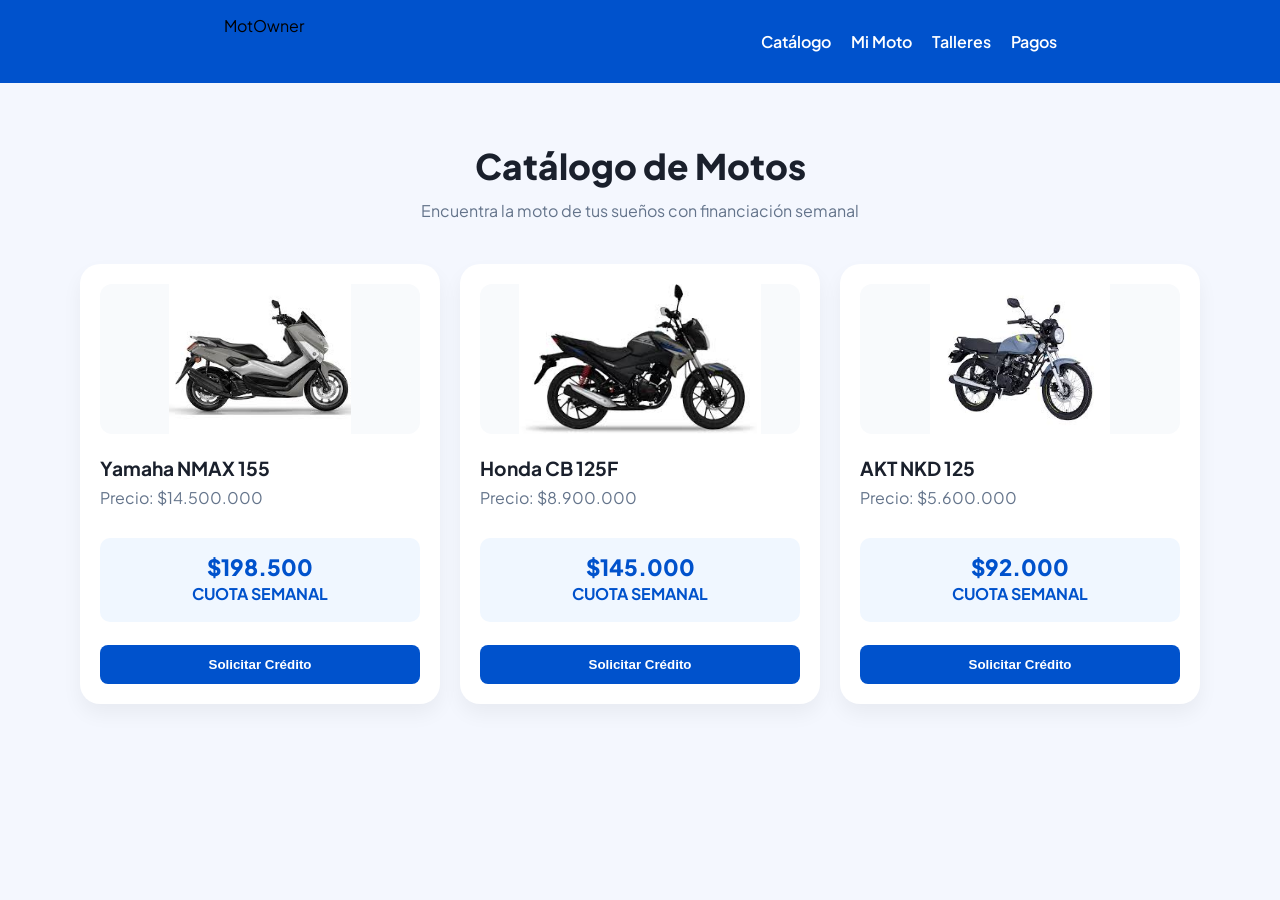
<file: index.html>
<!DOCTYPE html>
<html lang="es">
<head>
    <meta charset="UTF-8">
    <meta name="viewport" content="width=device-width, initial-scale=1.0">
    <title>MotOwner - Catálogo de Motos</title>
    <link rel="stylesheet" href="css/estilos.css">
</head>
<body>

    <nav class="navbar">
        <div class="logo">MotOwner</div>
        <ul class="nav-links">
            <li><a href="index.html" class="active">Catálogo</a></li>
            <li><a href="salud.html">Mi Moto</a></li>
            <li><a href="talleres.html">Talleres</a></li>
            <li><a href="pagos.html">Pagos</a></li>
        </ul>
    </nav>

    <div class="main-container">
        
        <header style="text-align: center; margin-top: 40px;">
            <h1 style="font-weight: 800; font-size: 2.5rem; margin: 0; color: #1a202c;">Catálogo de Motos</h1>
            <p style="color: #64748b; font-size: 1.1rem; margin-top: 10px;">Encuentra la moto de tus sueños con financiación semanal</p>
        </header>

        <main class="contenedor-grid">
            
            <article class="card">
                <img src="img/moto.jpg" alt="Yamaha NMAX 155" class="moto-img">
                <div>
                    <h3 style="margin: 0; font-size: 1.2rem; color: #1a202c;">Yamaha NMAX 155</h3>
                    <p style="color: #64748b; font-size: 0.85rem; margin: 5px 0;">Precio: $14.500.000</p>
                </div>
                
                <div class="cuota-box">
                    <span style="color: #0052cc; font-weight: 800; font-size: 1.4rem;">$198.500</span>
                    <p style="margin: 0; font-size: 0.7rem; color: #0052cc; font-weight: 700;">CUOTA SEMANAL</p>
                </div>
                
                <button class="btn-accion">Solicitar Crédito</button>
            </article>

            <article class="card">
                <img src="img/cb125f.jpg" alt="Honda CB 125F" class="moto-img">
                <div>
                    <h3 style="margin: 0; font-size: 1.2rem; color: #1a202c;">Honda CB 125F</h3>
                    <p style="color: #64748b; font-size: 0.85rem; margin: 5px 0;">Precio: $8.900.000</p>
                </div>
                
                <div class="cuota-box">
                    <span style="color: #0052cc; font-weight: 800; font-size: 1.4rem;">$145.000</span>
                    <p style="margin: 0; font-size: 0.7rem; color: #0052cc; font-weight: 700;">CUOTA SEMANAL</p>
                </div>
                
                <button class="btn-accion">Solicitar Crédito</button>
            </article>

            <article class="card">
                <img src="img/nkd.jpg" alt="AKT NKD 125" class="moto-img">
                <div>
                    <h3 style="margin: 0; font-size: 1.2rem; color: #1a202c;">AKT NKD 125</h3>
                    <p style="color: #64748b; font-size: 0.85rem; margin: 5px 0;">Precio: $5.600.000</p>
                </div>
                
                <div class="cuota-box">
                    <span style="color: #0052cc; font-weight: 800; font-size: 1.4rem;">$92.000</span>
                    <p style="margin: 0; font-size: 0.7rem; color: #0052cc; font-weight: 700;">CUOTA SEMANAL</p>
                </div>
                
                <button class="btn-accion">Solicitar Crédito</button>
            </article>

        </main>
    </div>

</body>
</html>
</file>
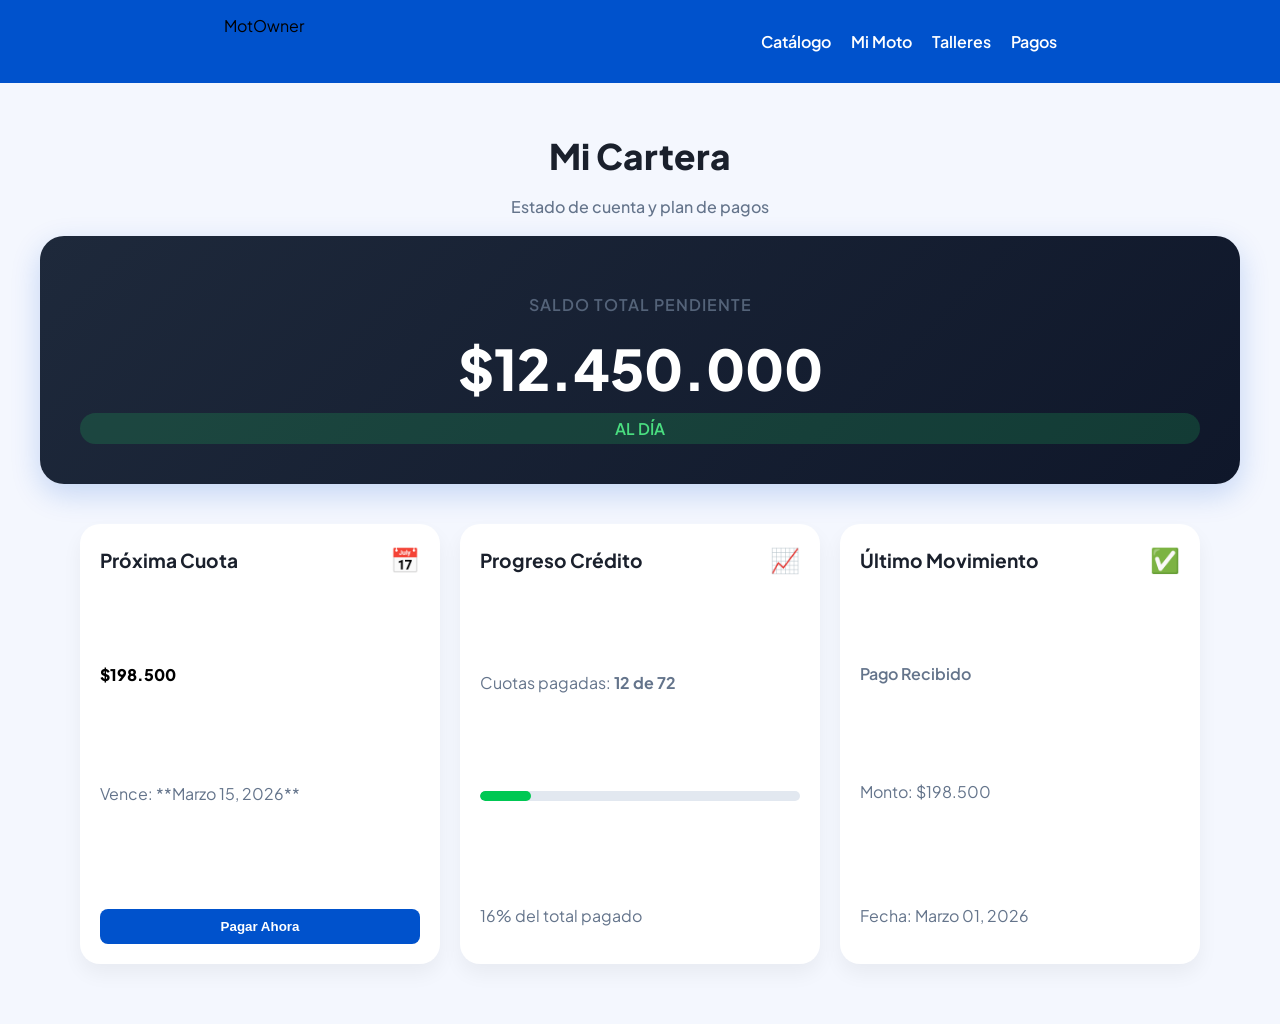
<file: pagos.html>
<!DOCTYPE html>
<html lang="es">
<head>
    <meta charset="UTF-8">
    <meta name="viewport" content="width=device-width, initial-scale=1.0">
    <title>MotOwner - Mi Cartera</title>
    <link rel="stylesheet" href="css/estilos.css">
</head>
<body>

    <nav class="navbar">
        <div class="logo">MotOwner</div>
        <ul class="nav-links">
            <li><a href="index.html" class="active">Catálogo</a></li>
            <li><a href="salud.html">Mi Moto</a></li>
            <li><a href="talleres.html">Talleres</a></li>
            <li><a href="pagos.html">Pagos</a></li> </ul>
    </nav>

    <div class="main-container">
        <header style="text-align: center; margin-top: 30px;">
            <h1 style="font-weight: 800; font-size: 2.2rem; margin-bottom: 5px;">Mi Cartera</h1>
            <p style="color: #64748b; font-weight: 500;">Estado de cuenta y plan de pagos</p>
        </header>

        <main>
            <section class="card-salud-pro" style="background: linear-gradient(135deg, #1e293b 0%, #0f172a 100%);">
                <p style="opacity: 0.8; font-weight: 600; letter-spacing: 1px;">SALDO TOTAL PENDIENTE</p>
                <h2 class="porcentaje-grande" style="font-size: 3.5rem;">$12.450.000</h2>
                <div style="background: rgba(34, 197, 94, 0.2); color: #4ade80; padding: 5px 20px; border-radius: 50px; font-weight: 600;">
                    AL DÍA
                </div>
            </section>

            <div class="contenedor-grid">
                <article class="card">
                    <div class="card-header">
                        <h3 style="margin: 0;">Próxima Cuota</h3>
                        <span style="font-size: 1.5rem;">📅</span>
                    </div>
                    <p style="font-size: 1.5rem; font-weight: 800; color: var(--azul-cobalto); margin: 10px 0;">$198.500</p>
                    <p style="color: #64748b; font-size: 0.9rem;">Vence: **Marzo 15, 2026**</p>
                    <button class="btn-accion" style="padding: 10px; margin-top: 20px;">Pagar Ahora</button>
                </article>

                <article class="card">
                    <div class="card-header">
                        <h3 style="margin: 0;">Progreso Crédito</h3>
                        <span style="font-size: 1.5rem;">📈</span>
                    </div>
                    <p style="color: #64748b; font-size: 0.9rem; margin: 10px 0;">Cuotas pagadas: <strong>12 de 72</strong></p>
                    <div class="bar-container">
                        <div class="bar" style="width: 16%;"></div>
                    </div>
                    <p style="font-size: 0.8rem; color: #64748b;">16% del total pagado</p>
                </article>

                <article class="card">
                    <div class="card-header">
                        <h3 style="margin: 0;">Último Movimiento</h3>
                        <span style="font-size: 1.5rem;">✅</span>
                    </div>
                    <p style="font-weight: 600; margin: 10px 0;">Pago Recibido</p>
                    <p style="color: #64748b; font-size: 0.9rem;">Monto: $198.500</p>
                    <p style="color: #64748b; font-size: 0.8rem;">Fecha: Marzo 01, 2026</p>
                </article>
            </div>
        </main>
    </div>

</body>
</html>
</file>
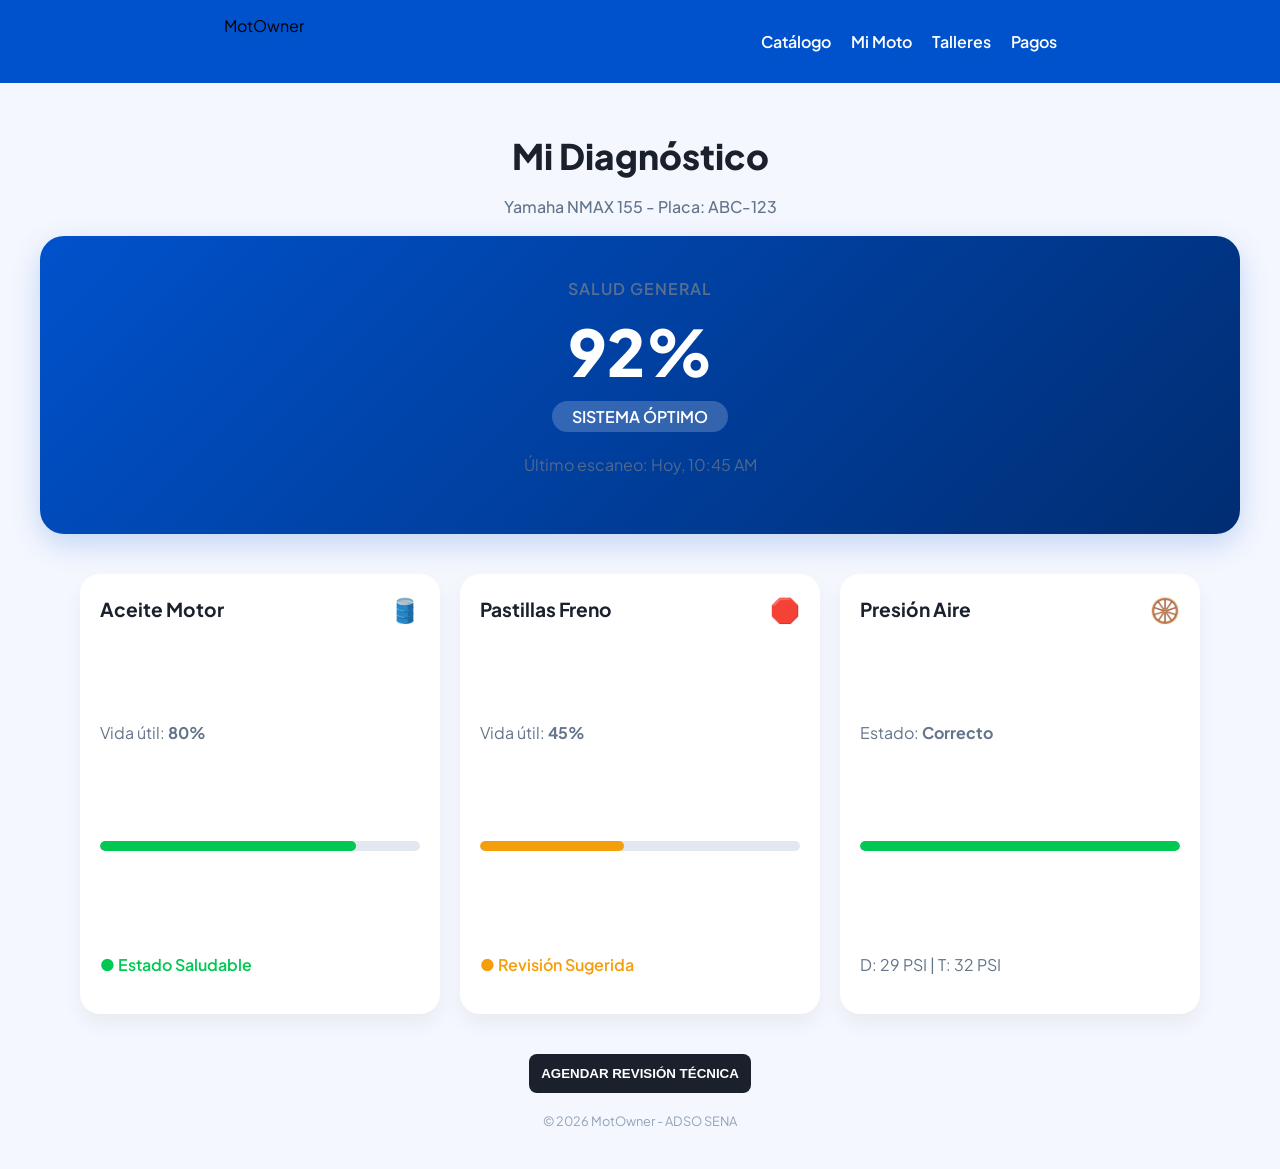
<file: salud.html>
<!DOCTYPE html>
<html lang="es">
<head>
    <meta charset="UTF-8">
    <meta name="viewport" content="width=device-width, initial-scale=1.0">
    <title>MotOwner - Salud de mi Moto</title>
    <link rel="stylesheet" href="css/estilos.css">
</head>
<body>

    <nav class="navbar">
    <div class="logo">MotOwner</div>
    <ul class="nav-links">
        <li><a href="index.html">Catálogo</a></li>
        <li><a href="salud.html" class="active">Mi Moto</a></li>
        <li><a href="talleres.html">Talleres</a></li>
        <li><a href="pagos.html">Pagos</a></li>
    </ul>
</nav>

    <div class="main-container">
        
        <header style="text-align: center; margin-top: 30px;">
            <h1 style="font-weight: 800; font-size: 2.2rem; margin-bottom: 5px;">Mi Diagnóstico</h1>
            <p style="color: #64748b; font-weight: 500;">Yamaha NMAX 155 - Placa: ABC-123</p>
        </header>

        <main>
            <section class="card-salud-pro">
                <p style="opacity: 0.9; font-weight: 600; letter-spacing: 1px; margin: 0;">SALUD GENERAL</p>
                <h2 class="porcentaje-grande">92%</h2>
                <div style="background: rgba(255,255,255,0.2); display: inline-block; padding: 5px 20px; border-radius: 50px; font-weight: 600;">
                    SISTEMA ÓPTIMO
                </div>
                <p style="margin-top: 20px; font-size: 0.85rem; opacity: 0.8;">Último escaneo: Hoy, 10:45 AM</p>
            </section>

            <div class="contenedor-grid">
                
                <article class="card">
                    <div class="card-header">
                        <h3 style="margin: 0; font-size: 1.1rem;">Aceite Motor</h3>
                        <span style="font-size: 1.5rem;">🛢️</span>
                    </div>
                    <p style="color: #64748b; font-size: 0.9rem; margin: 10px 0;">Vida útil: <strong>80%</strong></p>
                    <div class="bar-container">
                        <div class="bar" style="width: 80%;"></div>
                    </div>
                    <p style="font-size: 0.8rem; color: #00c853; font-weight: 600;">● Estado Saludable</p>
                </article>

                <article class="card">
                    <div class="card-header">
                        <h3 style="margin: 0; font-size: 1.1rem;">Pastillas Freno</h3>
                        <span style="font-size: 1.5rem;">🛑</span>
                    </div>
                    <p style="color: #64748b; font-size: 0.9rem; margin: 10px 0;">Vida útil: <strong>45%</strong></p>
                    <div class="bar-container">
                        <div class="bar orange" style="width: 45%;"></div>
                    </div>
                    <p style="font-size: 0.8rem; color: #f59e0b; font-weight: 600;">● Revisión Sugerida</p>
                </article>

                <article class="card">
                    <div class="card-header">
                        <h3 style="margin: 0; font-size: 1.1rem;">Presión Aire</h3>
                        <span style="font-size: 1.5rem;">🛞</span>
                    </div>
                    <p style="color: #64748b; font-size: 0.9rem; margin: 10px 0;">Estado: <strong>Correcto</strong></p>
                    <div class="bar-container">
                        <div class="bar" style="width: 100%;"></div>
                    </div>
                    <p style="font-size: 0.8rem; color: #64748b;">D: 29 PSI | T: 32 PSI</p>
                </article>

            </div>

            <div class="action-area">
                <button class="btn-accion">
                    AGENDAR REVISIÓN TÉCNICA
                </button>
            </div>
        </main>

        <footer style="text-align: center; padding: 20px; color: #94a3b8; font-size: 0.8rem;">
            &copy; 2026 MotOwner - ADSO SENA
        </footer>
    </div>

</body>
</html>
</file>
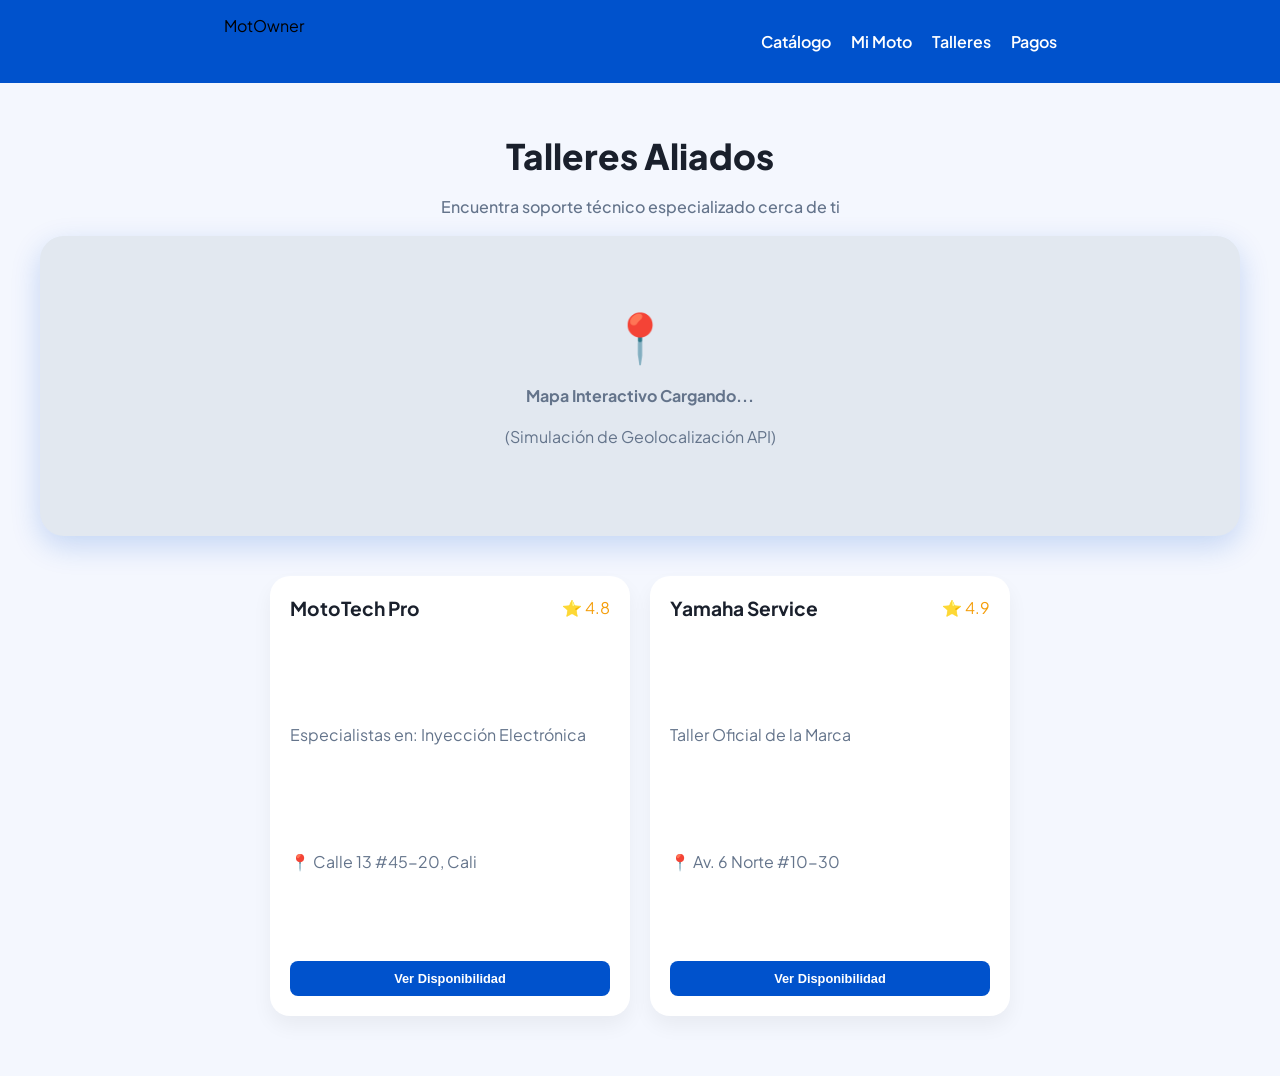
<file: talleres.html>
<!DOCTYPE html>
<html lang="es">
<head>
    <meta charset="UTF-8">
    <meta name="viewport" content="width=device-width, initial-scale=1.0">
    <title>MotOwner - Talleres Cercanos</title>
    <link rel="stylesheet" href="css/estilos.css">
</head>
<body>

    <nav class="navbar">
        <div class="logo">MotOwner</div>
        <ul class="nav-links">
            <li><a href="index.html" class="active">Catálogo</a></li>
            <li><a href="salud.html">Mi Moto</a></li>
            <li><a href="talleres.html">Talleres</a></li>
            <li><a href="pagos.html">Pagos</a></li> </ul>
    </nav>

    <div class="main-container">
        <header style="text-align: center; margin-top: 30px;">
            <h1 style="font-weight: 800; font-size: 2.2rem; margin-bottom: 5px;">Talleres Aliados</h1>
            <p style="color: #64748b; font-weight: 500;">Encuentra soporte técnico especializado cerca de ti</p>
        </header>

        <main>
            <section class="card-salud-pro" style="padding: 0; overflow: hidden; height: 300px; background: #e2e8f0; position: relative;">
                <div style="position: absolute; top: 50%; left: 50%; transform: translate(-50%, -50%); color: #64748b; text-align: center;">
                    <span style="font-size: 3rem;">📍</span>
                    <p style="font-weight: bold;">Mapa Interactivo Cargando...</p>
                    <p style="font-size: 0.8rem;">(Simulación de Geolocalización API)</p>
                </div>
                <div style="width: 100%; height: 100%; background-image: url('https://www.google.com/maps/about/images/home/home-map-visual.jpg'); background-size: cover; opacity: 0.4;"></div>
            </section>

            <div class="contenedor-grid">
                <article class="card">
                    <div class="card-header">
                        <h3 style="margin: 0;">MotoTech Pro</h3>
                        <span style="color: #f59e0b;">⭐ 4.8</span>
                    </div>
                    <p style="font-size: 0.9rem; color: #64748b;">Especialistas en: Inyección Electrónica</p>
                    <p style="font-size: 0.8rem; margin: 10px 0;">📍 Calle 13 #45-20, Cali</p>
                    <button class="btn-accion" style="padding: 10px; font-size: 0.8rem;">Ver Disponibilidad</button>
                </article>

                <article class="card">
                    <div class="card-header">
                        <h3 style="margin: 0;">Yamaha Service</h3>
                        <span style="color: #f59e0b;">⭐ 4.9</span>
                    </div>
                    <p style="font-size: 0.9rem; color: #64748b;">Taller Oficial de la Marca</p>
                    <p style="font-size: 0.8rem; margin: 10px 0;">📍 Av. 6 Norte #10-30</p>
                    <button class="btn-accion" style="padding: 10px; font-size: 0.8rem;">Ver Disponibilidad</button>
                </article>
            </div>
        </main>
    </div>

</body>
</html>
</file>
<file: css/estilos.css>
@import url('https://fonts.googleapis.com/css2?family=Plus+Jakarta+Sans:wght@400;600;800&display=swap');

body {
    margin: 0;
    padding: 0;
    background-color: #f4f7fe;
    font-family: 'Plus Jakarta Sans', sans-serif;
}

.navbar {
    background-color: #0052cc;
    display: flex;
    justify-content: space-around;
    padding: 15px;
}

.nav-links { display: flex; list-style: none; gap: 20px; }
.nav-links a { color: white; text-decoration: none; font-weight: 600; }


.contenedor-grid {
    display: flex !important;
    flex-direction: row !important; 
    flex-wrap: nowrap !important;  
    justify-content: center !important;
    gap: 20px !important;
    width: 95% !important;
    max-width: 1200px !important;
    margin: 40px auto !important;
}

.card {
    background: white;
    flex: 1 !important; 
    max-width: 320px !important;
    padding: 20px;
    border-radius: 20px;
    box-shadow: 0 10px 20px rgba(0,0,0,0.05);
    display: flex;
    flex-direction: column;
    justify-content: space-between;
    min-height: 400px;
}

.moto-img {
    width: 100%;
    height: 150px;
    object-fit: contain;
    background: #f8fafc;
    border-radius: 12px;
}

.cuota-box {
    background: #f0f7ff;
    padding: 15px;
    border-radius: 10px;
    text-align: center;
}

.btn-accion {
    background: #0052cc;
    color: white;
    border: none;
    padding: 12px;
    border-radius: 8px;
    font-weight: 700;
    cursor: pointer;
}


.card-salud-pro {
    background: linear-gradient(135deg, #0052cc 0%, #002d72 100%);
    color: white;
    padding: 40px;
    border-radius: 24px;
    text-align: center;
    margin-bottom: 30px;
    box-shadow: 0 10px 30px rgba(0, 82, 204, 0.2);
}

.porcentaje-grande {
    font-size: 4rem;
    font-weight: 800;
    margin: 10px 0;
}


.bar-container {
    background-color: #e2e8f0;
    height: 10px;
    border-radius: 10px;
    margin: 10px 0;
    overflow: hidden; 
}


.bar {
    height: 100%;
    background-color: #00c853; 
    border-radius: 10px;
    transition: width 0.5s ease-in-out;
}


.bar.orange {
    background-color: #f59e0b;
}


.card-header {
    display: flex;
    justify-content: space-between;
    align-items: center;
    margin-bottom: 10px;
}


.action-area {
    margin-top: 30px;
    display: flex;
    justify-content: center;
}

.action-area .btn-accion {
    max-width: 400px;
    background-color: #1a202c; 
}


h1 {
    font-size: 2.2rem !important;
    font-weight: 800;
    margin-bottom: 10px;
    color: #1a202c;
    text-align: center;
}

h3 {
    font-size: 1.2rem !important;
    font-weight: 700;
    color: #1a202c;
}

p {
    font-size: 1rem !important;
    color: #64748b;
    line-height: 1.6;
}


.main-container {
    padding: 20px;
    max-width: 1200px;
    margin: 0 auto;
}

@media (max-width: 768px) {
    .navbar {
        flex-direction: column;
        gap: 10px;
        text-align: center;
    }

    .nav-links {
        padding: 0;
        gap: 10px;
    }

    .contenedor-grid {
        flex-direction: column !important; 
        flex-wrap: wrap !important;
        align-items: center !important;
    }

    .card {
        width: 100% !important;
        max-width: 90% !important;
        min-height: auto;
    }

    .porcentaje-grande {
        font-size: 2.5rem !important;
    }
}
</file>
